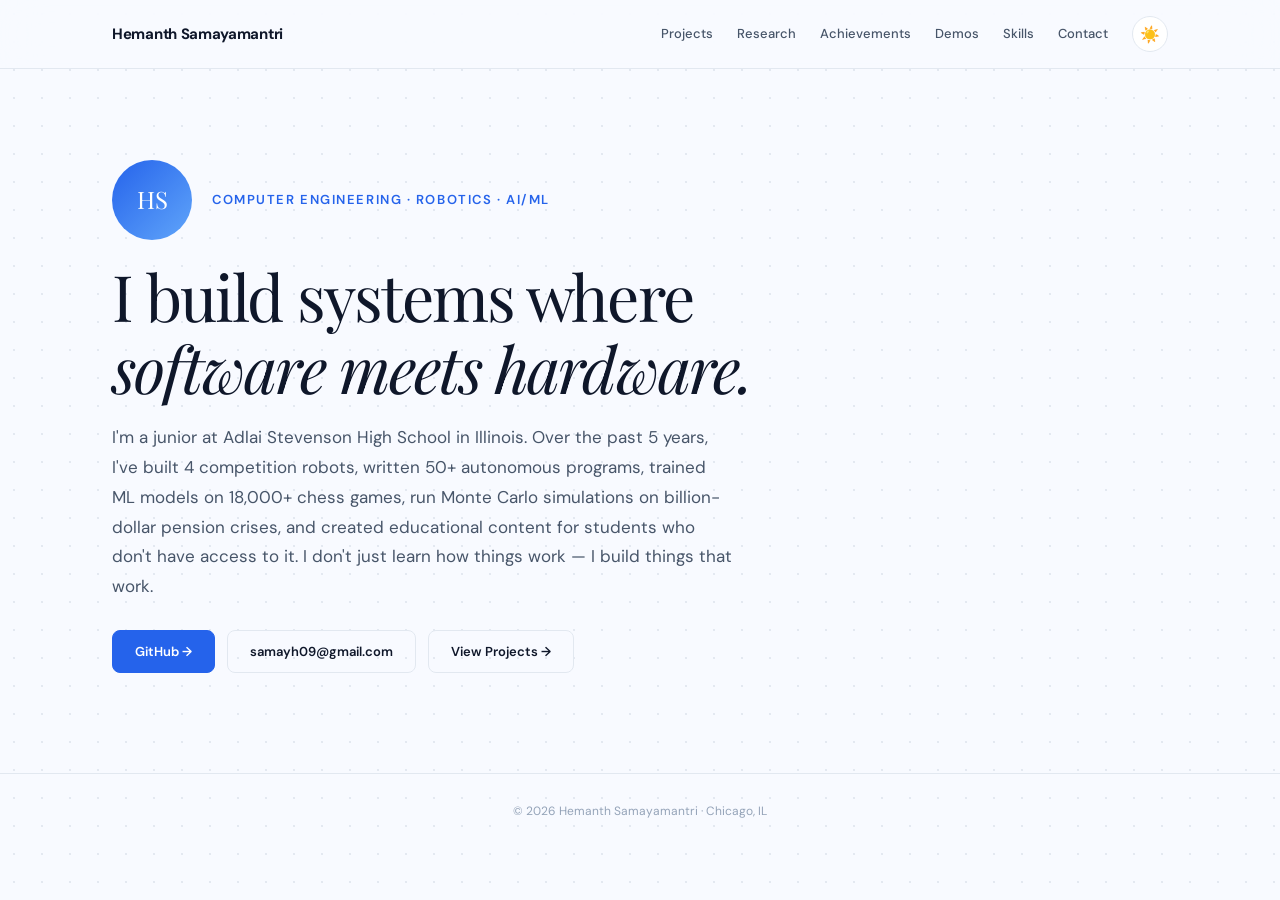
<file: index.html>
<!DOCTYPE html>
<html lang="en" data-theme="light">
<head>
  <meta charset="UTF-8">
  <meta name="viewport" content="width=device-width, initial-scale=1.0">
  <title>Hemanth Samayamantri — Computer Engineer & Maker</title>
  <meta name="description" content="Portfolio of Hemanth Samayamantri — aspiring computer engineer, FTC robotics programming lead, chess champion, and math modeling researcher.">
  <link href="https://fonts.googleapis.com/css2?family=DM+Mono:wght@400;500&family=DM+Sans:ital,wght@0,300;0,400;0,500;0,600;0,700&family=Playfair+Display:ital,wght@0,400;0,500;0,600;1,400&display=swap" rel="stylesheet">
  <link rel="stylesheet" href="style.css">
</head>
<body>

<!-- ========== NAVBAR ========== -->
<nav>
  <div class="nav-inner">
    <a href="index.html" class="nav-name">Hemanth Samayamantri</a>
    <div class="nav-right">
      <div class="nav-links" id="navLinks">
        <a href="projects.html">Projects</a>
        <a href="research.html">Research</a>
        <a href="achievements.html">Achievements</a>
        <a href="demos.html">Demos</a>
        <a href="skills.html">Skills</a>
        <a href="contact.html">Contact</a>
      </div>
      <button class="theme-toggle" id="themeToggle" aria-label="Toggle dark mode">☀️</button>
      <button class="mobile-toggle" id="mobileToggle" aria-label="Menu">☰</button>
    </div>
  </div>
</nav>

<!-- ========== HERO ========== -->
<div class="hero">
  <div class="hero-top">
    <div class="hero-photo">HS</div>
    <p class="hero-eyebrow">Computer Engineering · Robotics · AI/ML</p>
  </div>
  <h1>I build systems where <em>software meets hardware.</em></h1>
  <p class="hero-bio">I'm a junior at Adlai Stevenson High School in Illinois. Over the past 5 years, I've built 4 competition robots, written 50+ autonomous programs, trained ML models on 18,000+ chess games, run Monte Carlo simulations on billion-dollar pension crises, and created educational content for students who don't have access to it. I don't just learn how things work — I build things that work.</p>
  <div class="hero-links">
    <a href="https://github.com/Pawnshurricane5000" class="btn btn-primary" target="_blank" rel="noopener">GitHub →</a>
    <a href="mailto:samayh09@gmail.com" class="btn">samayh09@gmail.com</a>
    <a href="projects.html" class="btn">View Projects →</a>
  </div>
</div>

<footer>
  <p>© 2026 Hemanth Samayamantri · Chicago, IL</p>
</footer>

<script src="script.js"></script>
</body>
</html>
</file>
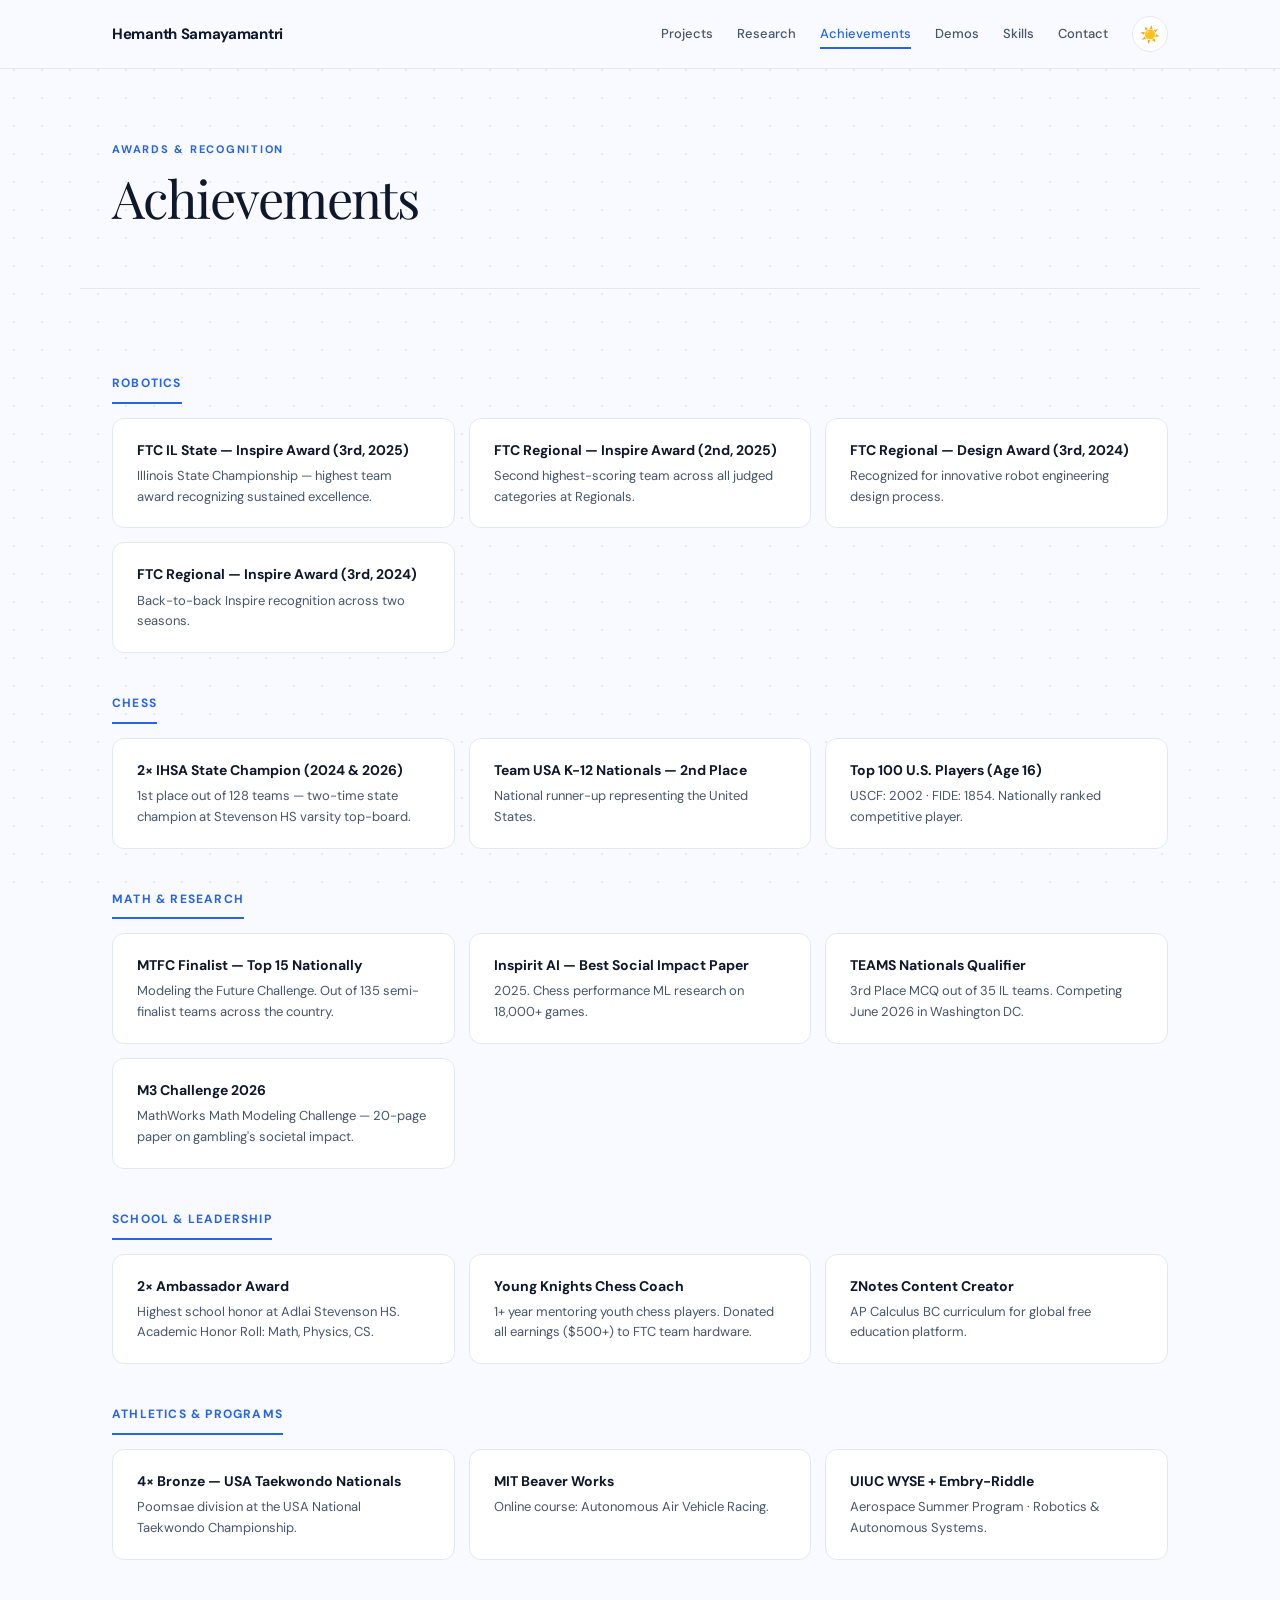
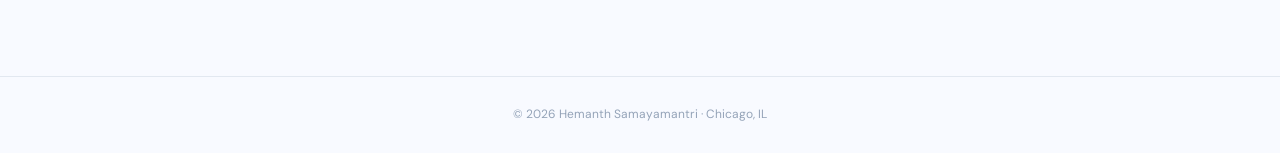
<file: achievements.html>
<!DOCTYPE html>
<html lang="en" data-theme="light">
<head>
  <meta charset="UTF-8">
  <meta name="viewport" content="width=device-width, initial-scale=1.0">
  <title>Achievements — Hemanth Samayamantri</title>
  <link href="https://fonts.googleapis.com/css2?family=DM+Mono:wght@400;500&family=DM+Sans:ital,wght@0,300;0,400;0,500;0,600;0,700&family=Playfair+Display:ital,wght@0,400;0,500;0,600;1,400&display=swap" rel="stylesheet">
  <link rel="stylesheet" href="style.css">
</head>
<body>

<!-- ========== NAVBAR ========== -->
<nav>
  <div class="nav-inner">
    <a href="index.html" class="nav-name">Hemanth Samayamantri</a>
    <div class="nav-right">
      <div class="nav-links" id="navLinks">
        <a href="projects.html">Projects</a>
        <a href="research.html">Research</a>
        <a href="achievements.html" class="active">Achievements</a>
        <a href="demos.html">Demos</a>
        <a href="skills.html">Skills</a>
        <a href="contact.html">Contact</a>
      </div>
      <button class="theme-toggle" id="themeToggle" aria-label="Toggle dark mode">☀️</button>
      <button class="mobile-toggle" id="mobileToggle" aria-label="Menu">☰</button>
    </div>
  </div>
</nav>

<!-- ========== PAGE HEADER ========== -->
<div class="page-header">
  <p class="section-label">Awards & Recognition</p>
  <h1>Achievements</h1>
</div>

<!-- ========== ACHIEVEMENTS ========== -->
<section>
  <!-- Robotics -->
  <div class="ach-category reveal">
    <div class="ach-category-label">Robotics</div>
    <div class="ach-grid">
      <div class="ach-card"><h4>FTC IL State — Inspire Award (3rd, 2025)</h4><p>Illinois State Championship — highest team award recognizing sustained excellence.</p></div>
      <div class="ach-card"><h4>FTC Regional — Inspire Award (2nd, 2025)</h4><p>Second highest-scoring team across all judged categories at Regionals.</p></div>
      <div class="ach-card"><h4>FTC Regional — Design Award (3rd, 2024)</h4><p>Recognized for innovative robot engineering design process.</p></div>
      <div class="ach-card"><h4>FTC Regional — Inspire Award (3rd, 2024)</h4><p>Back-to-back Inspire recognition across two seasons.</p></div>
    </div>
  </div>

  <!-- Chess -->
  <div class="ach-category reveal">
    <div class="ach-category-label">Chess</div>
    <div class="ach-grid">
      <div class="ach-card"><h4>2× IHSA State Champion (2024 & 2026)</h4><p>1st place out of 128 teams — two-time state champion at Stevenson HS varsity top-board.</p></div>
      <div class="ach-card"><h4>Team USA K-12 Nationals — 2nd Place</h4><p>National runner-up representing the United States.</p></div>
      <div class="ach-card"><h4>Top 100 U.S. Players (Age 16)</h4><p>USCF: 2002 · FIDE: 1854. Nationally ranked competitive player.</p></div>
    </div>
  </div>

  <!-- Math & Research -->
  <div class="ach-category reveal">
    <div class="ach-category-label">Math & Research</div>
    <div class="ach-grid">
      <div class="ach-card"><h4>MTFC Finalist — Top 15 Nationally</h4><p>Modeling the Future Challenge. Out of 135 semi-finalist teams across the country.</p></div>
      <div class="ach-card"><h4>Inspirit AI — Best Social Impact Paper</h4><p>2025. Chess performance ML research on 18,000+ games.</p></div>
      <div class="ach-card"><h4>TEAMS Nationals Qualifier</h4><p>3rd Place MCQ out of 35 IL teams. Competing June 2026 in Washington DC.</p></div>
      <div class="ach-card"><h4>M3 Challenge 2026</h4><p>MathWorks Math Modeling Challenge — 20-page paper on gambling's societal impact.</p></div>
    </div>
  </div>

  <!-- School & Leadership -->
  <div class="ach-category reveal">
    <div class="ach-category-label">School & Leadership</div>
    <div class="ach-grid">
      <div class="ach-card"><h4>2× Ambassador Award</h4><p>Highest school honor at Adlai Stevenson HS. Academic Honor Roll: Math, Physics, CS.</p></div>
      <div class="ach-card"><h4>Young Knights Chess Coach</h4><p>1+ year mentoring youth chess players. Donated all earnings ($500+) to FTC team hardware.</p></div>
      <div class="ach-card"><h4>ZNotes Content Creator</h4><p>AP Calculus BC curriculum for global free education platform.</p></div>
    </div>
  </div>

  <!-- Athletics & Programs -->
  <div class="ach-category reveal">
    <div class="ach-category-label">Athletics & Programs</div>
    <div class="ach-grid">
      <div class="ach-card"><h4>4× Bronze — USA Taekwondo Nationals</h4><p>Poomsae division at the USA National Taekwondo Championship.</p></div>
      <div class="ach-card"><h4>MIT Beaver Works</h4><p>Online course: Autonomous Air Vehicle Racing.</p></div>
      <div class="ach-card"><h4>UIUC WYSE + Embry-Riddle</h4><p>Aerospace Summer Program · Robotics & Autonomous Systems.</p></div>
    </div>
  </div>
</section>

<footer>
  <p>© 2026 Hemanth Samayamantri · Chicago, IL</p>
</footer>

<script src="script.js"></script>
</body>
</html>
</file>
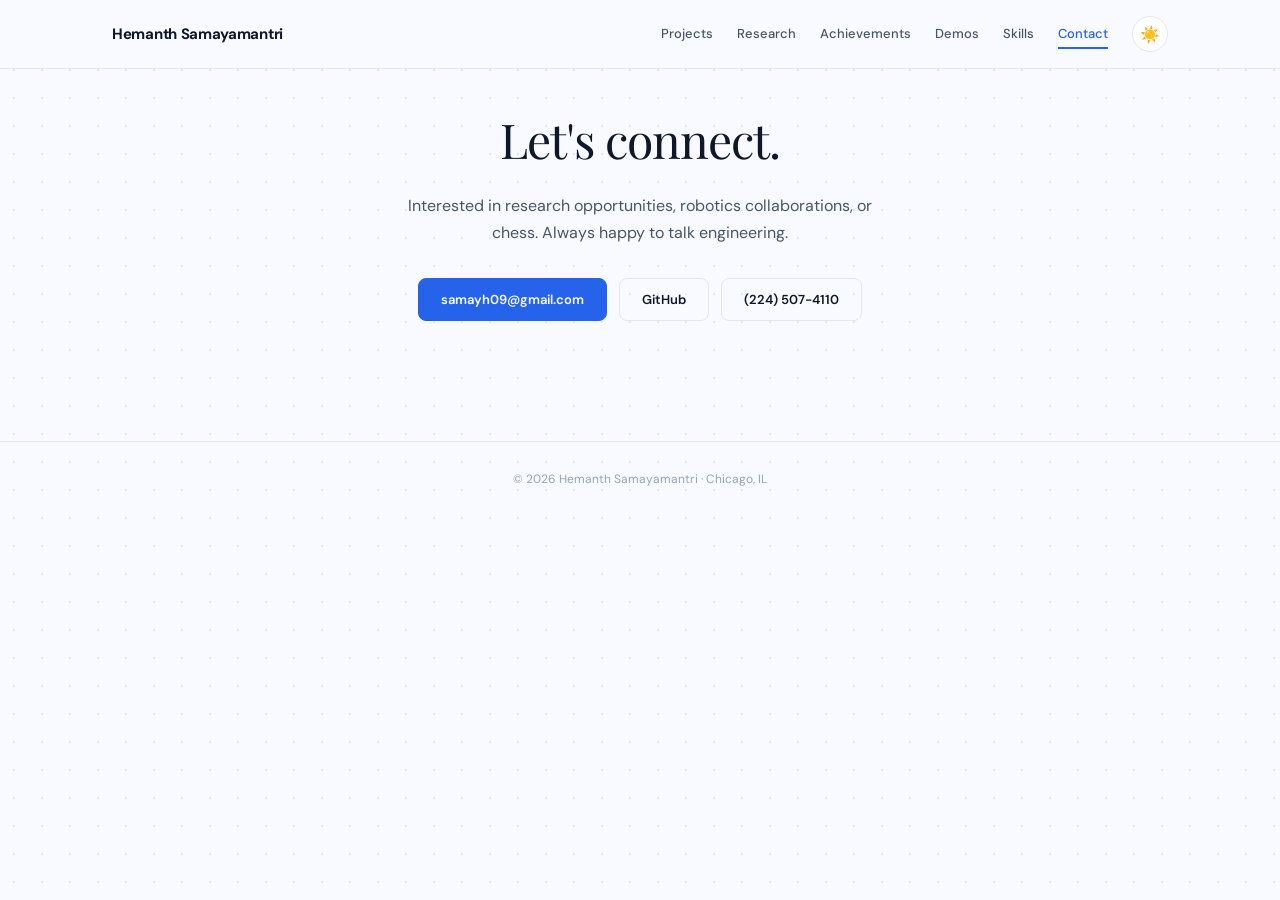
<file: contact.html>
<!DOCTYPE html>
<html lang="en" data-theme="light">
<head>
  <meta charset="UTF-8">
  <meta name="viewport" content="width=device-width, initial-scale=1.0">
  <title>Contact — Hemanth Samayamantri</title>
  <link href="https://fonts.googleapis.com/css2?family=DM+Mono:wght@400;500&family=DM+Sans:ital,wght@0,300;0,400;0,500;0,600;0,700&family=Playfair+Display:ital,wght@0,400;0,500;0,600;1,400&display=swap" rel="stylesheet">
  <link rel="stylesheet" href="style.css">
</head>
<body>

<!-- ========== NAVBAR ========== -->
<nav>
  <div class="nav-inner">
    <a href="index.html" class="nav-name">Hemanth Samayamantri</a>
    <div class="nav-right">
      <div class="nav-links" id="navLinks">
        <a href="projects.html">Projects</a>
        <a href="research.html">Research</a>
        <a href="achievements.html">Achievements</a>
        <a href="demos.html">Demos</a>
        <a href="skills.html">Skills</a>
        <a href="contact.html" class="active">Contact</a>
      </div>
      <button class="theme-toggle" id="themeToggle" aria-label="Toggle dark mode">☀️</button>
      <button class="mobile-toggle" id="mobileToggle" aria-label="Menu">☰</button>
    </div>
  </div>
</nav>

<!-- ========== CONTACT ========== -->
<section class="contact-section">
  <div class="reveal">
    <h2>Let's connect.</h2>
    <p class="contact-sub">Interested in research opportunities, robotics collaborations, or chess. Always happy to talk engineering.</p>
    <div class="contact-btns">
      <a href="mailto:samayh09@gmail.com" class="btn btn-primary">samayh09@gmail.com</a>
      <a href="https://github.com/Pawnshurricane5000" class="btn" target="_blank" rel="noopener">GitHub</a>
      <a href="tel:+12245074110" class="btn">(224) 507-4110</a>
    </div>
  </div>
</section>

<footer>
  <p>© 2026 Hemanth Samayamantri · Chicago, IL</p>
</footer>

<script src="script.js"></script>
</body>
</html>
</file>
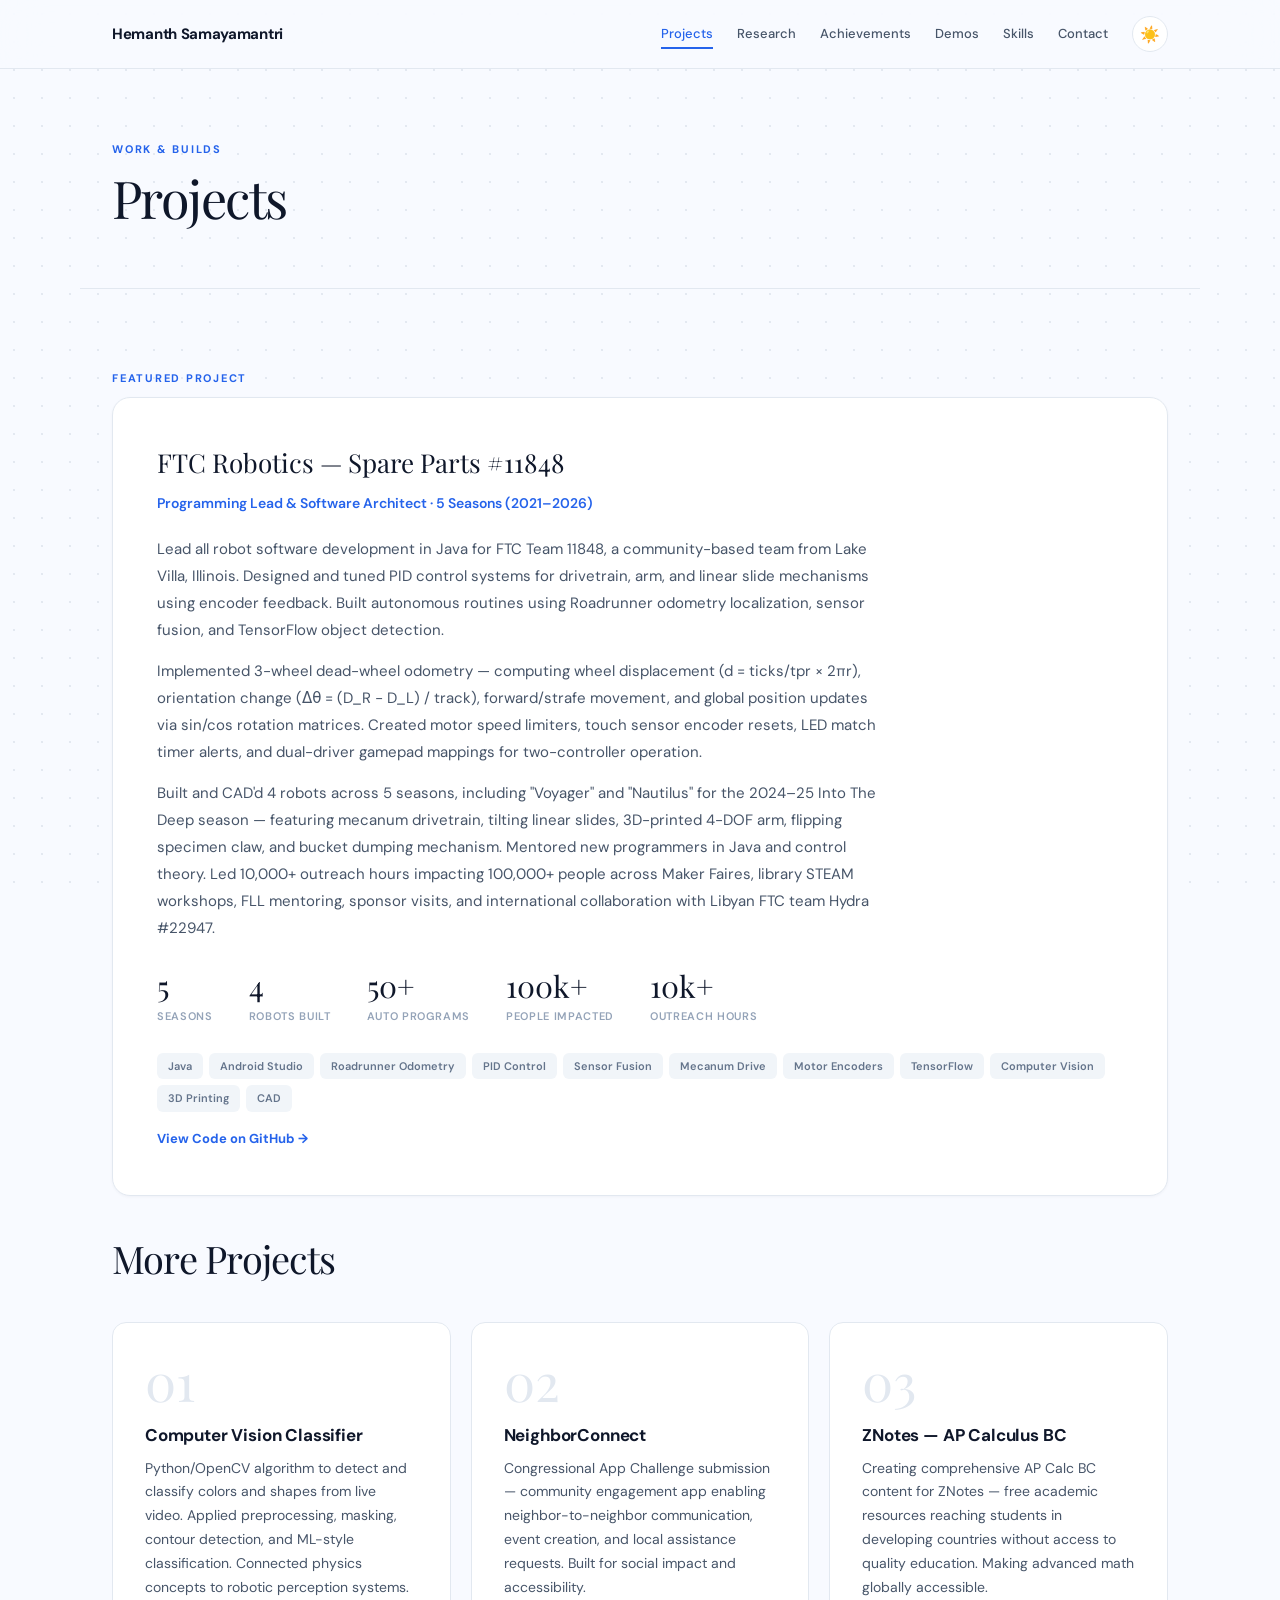
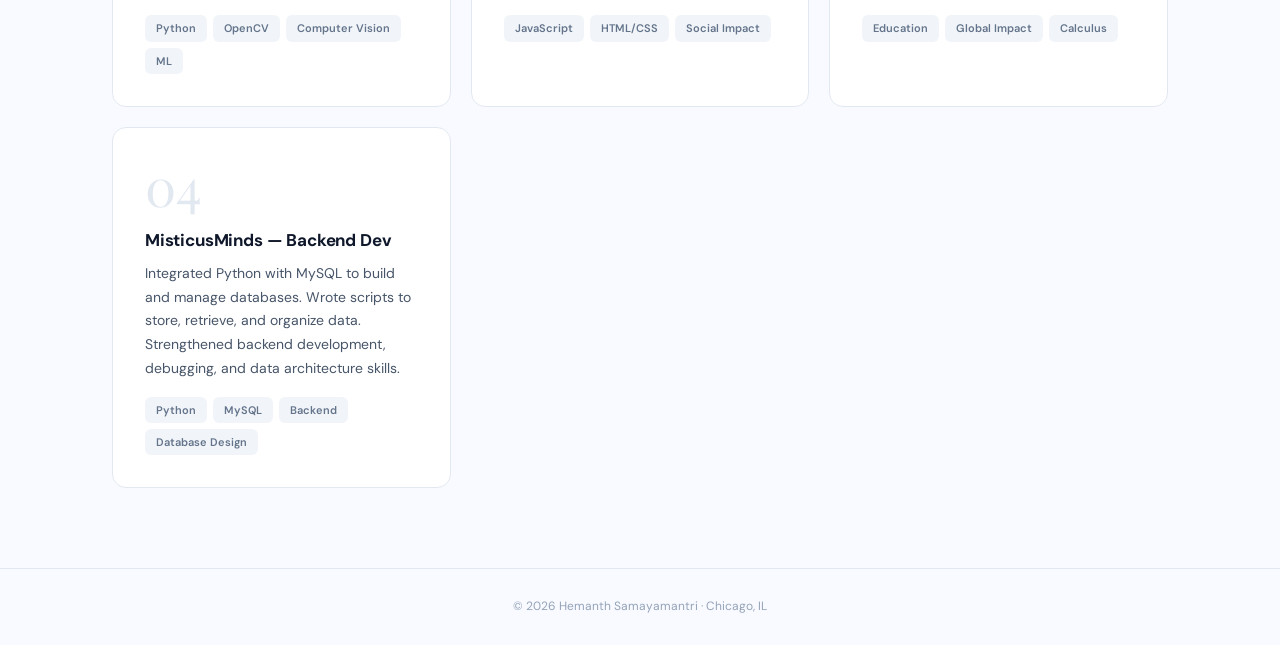
<file: projects.html>
<!DOCTYPE html>
<html lang="en" data-theme="light">
<head>
  <meta charset="UTF-8">
  <meta name="viewport" content="width=device-width, initial-scale=1.0">
  <title>Projects — Hemanth Samayamantri</title>
  <link href="https://fonts.googleapis.com/css2?family=DM+Mono:wght@400;500&family=DM+Sans:ital,wght@0,300;0,400;0,500;0,600;0,700&family=Playfair+Display:ital,wght@0,400;0,500;0,600;1,400&display=swap" rel="stylesheet">
  <link rel="stylesheet" href="style.css">
</head>
<body>

<!-- ========== NAVBAR ========== -->
<nav>
  <div class="nav-inner">
    <a href="index.html" class="nav-name">Hemanth Samayamantri</a>
    <div class="nav-right">
      <div class="nav-links" id="navLinks">
        <a href="projects.html" class="active">Projects</a>
        <a href="research.html">Research</a>
        <a href="achievements.html">Achievements</a>
        <a href="demos.html">Demos</a>
        <a href="skills.html">Skills</a>
        <a href="contact.html">Contact</a>
      </div>
      <button class="theme-toggle" id="themeToggle" aria-label="Toggle dark mode">☀️</button>
      <button class="mobile-toggle" id="mobileToggle" aria-label="Menu">☰</button>
    </div>
  </div>
</nav>

<!-- ========== PAGE HEADER ========== -->
<div class="page-header">
  <p class="section-label">Work & Builds</p>
  <h1>Projects</h1>
</div>

<!-- ========== PROJECTS ========== -->
<section>
  <p class="section-label reveal">Featured Project</p>

  <div class="featured-card reveal">
    <h3>FTC Robotics — Spare Parts #11848</h3>
    <p class="role">Programming Lead & Software Architect · 5 Seasons (2021–2026)</p>
    <p>Lead all robot software development in Java for FTC Team 11848, a community-based team from Lake Villa, Illinois. Designed and tuned PID control systems for drivetrain, arm, and linear slide mechanisms using encoder feedback. Built autonomous routines using Roadrunner odometry localization, sensor fusion, and TensorFlow object detection.</p>
    <p>Implemented 3-wheel dead-wheel odometry — computing wheel displacement (d = ticks/tpr × 2πr), orientation change (Δθ = (D_R − D_L) / track), forward/strafe movement, and global position updates via sin/cos rotation matrices. Created motor speed limiters, touch sensor encoder resets, LED match timer alerts, and dual-driver gamepad mappings for two-controller operation.</p>
    <p>Built and CAD'd 4 robots across 5 seasons, including "Voyager" and "Nautilus" for the 2024–25 Into The Deep season — featuring mecanum drivetrain, tilting linear slides, 3D-printed 4-DOF arm, flipping specimen claw, and bucket dumping mechanism. Mentored new programmers in Java and control theory. Led 10,000+ outreach hours impacting 100,000+ people across Maker Faires, library STEAM workshops, FLL mentoring, sponsor visits, and international collaboration with Libyan FTC team Hydra #22947.</p>
    <div class="stats-row">
      <div class="stat"><div class="stat-num">5</div><div class="stat-label">Seasons</div></div>
      <div class="stat"><div class="stat-num">4</div><div class="stat-label">Robots Built</div></div>
      <div class="stat"><div class="stat-num">50+</div><div class="stat-label">Auto Programs</div></div>
      <div class="stat"><div class="stat-num">100k+</div><div class="stat-label">People Impacted</div></div>
      <div class="stat"><div class="stat-num">10k+</div><div class="stat-label">Outreach Hours</div></div>
    </div>
    <div class="tags">
      <span class="tag">Java</span><span class="tag">Android Studio</span><span class="tag">Roadrunner Odometry</span><span class="tag">PID Control</span><span class="tag">Sensor Fusion</span><span class="tag">Mecanum Drive</span><span class="tag">Motor Encoders</span><span class="tag">TensorFlow</span><span class="tag">Computer Vision</span><span class="tag">3D Printing</span><span class="tag">CAD</span>
    </div>
    <a href="https://github.com/Pawnshurricane5000" class="card-link" target="_blank" rel="noopener">View Code on GitHub →</a>
  </div>

  <p class="section-title reveal">More Projects</p>
  <div class="projects-grid">
    <div class="project-card reveal">
      <div class="card-num">01</div>
      <h3>Computer Vision Classifier</h3>
      <p class="card-desc">Python/OpenCV algorithm to detect and classify colors and shapes from live video. Applied preprocessing, masking, contour detection, and ML-style classification. Connected physics concepts to robotic perception systems.</p>
      <div class="tags"><span class="tag">Python</span><span class="tag">OpenCV</span><span class="tag">Computer Vision</span><span class="tag">ML</span></div>
    </div>
    <div class="project-card reveal">
      <div class="card-num">02</div>
      <h3>NeighborConnect</h3>
      <p class="card-desc">Congressional App Challenge submission — community engagement app enabling neighbor-to-neighbor communication, event creation, and local assistance requests. Built for social impact and accessibility.</p>
      <div class="tags"><span class="tag">JavaScript</span><span class="tag">HTML/CSS</span><span class="tag">Social Impact</span></div>
    </div>
    <div class="project-card reveal">
      <div class="card-num">03</div>
      <h3>ZNotes — AP Calculus BC</h3>
      <p class="card-desc">Creating comprehensive AP Calc BC content for ZNotes — free academic resources reaching students in developing countries without access to quality education. Making advanced math globally accessible.</p>
      <div class="tags"><span class="tag">Education</span><span class="tag">Global Impact</span><span class="tag">Calculus</span></div>
    </div>
    <div class="project-card reveal">
      <div class="card-num">04</div>
      <h3>MisticusMinds — Backend Dev</h3>
      <p class="card-desc">Integrated Python with MySQL to build and manage databases. Wrote scripts to store, retrieve, and organize data. Strengthened backend development, debugging, and data architecture skills.</p>
      <div class="tags"><span class="tag">Python</span><span class="tag">MySQL</span><span class="tag">Backend</span><span class="tag">Database Design</span></div>
    </div>
  </div>
</section>

<footer>
  <p>© 2026 Hemanth Samayamantri · Chicago, IL</p>
</footer>

<script src="script.js"></script>
</body>
</html>
</file>
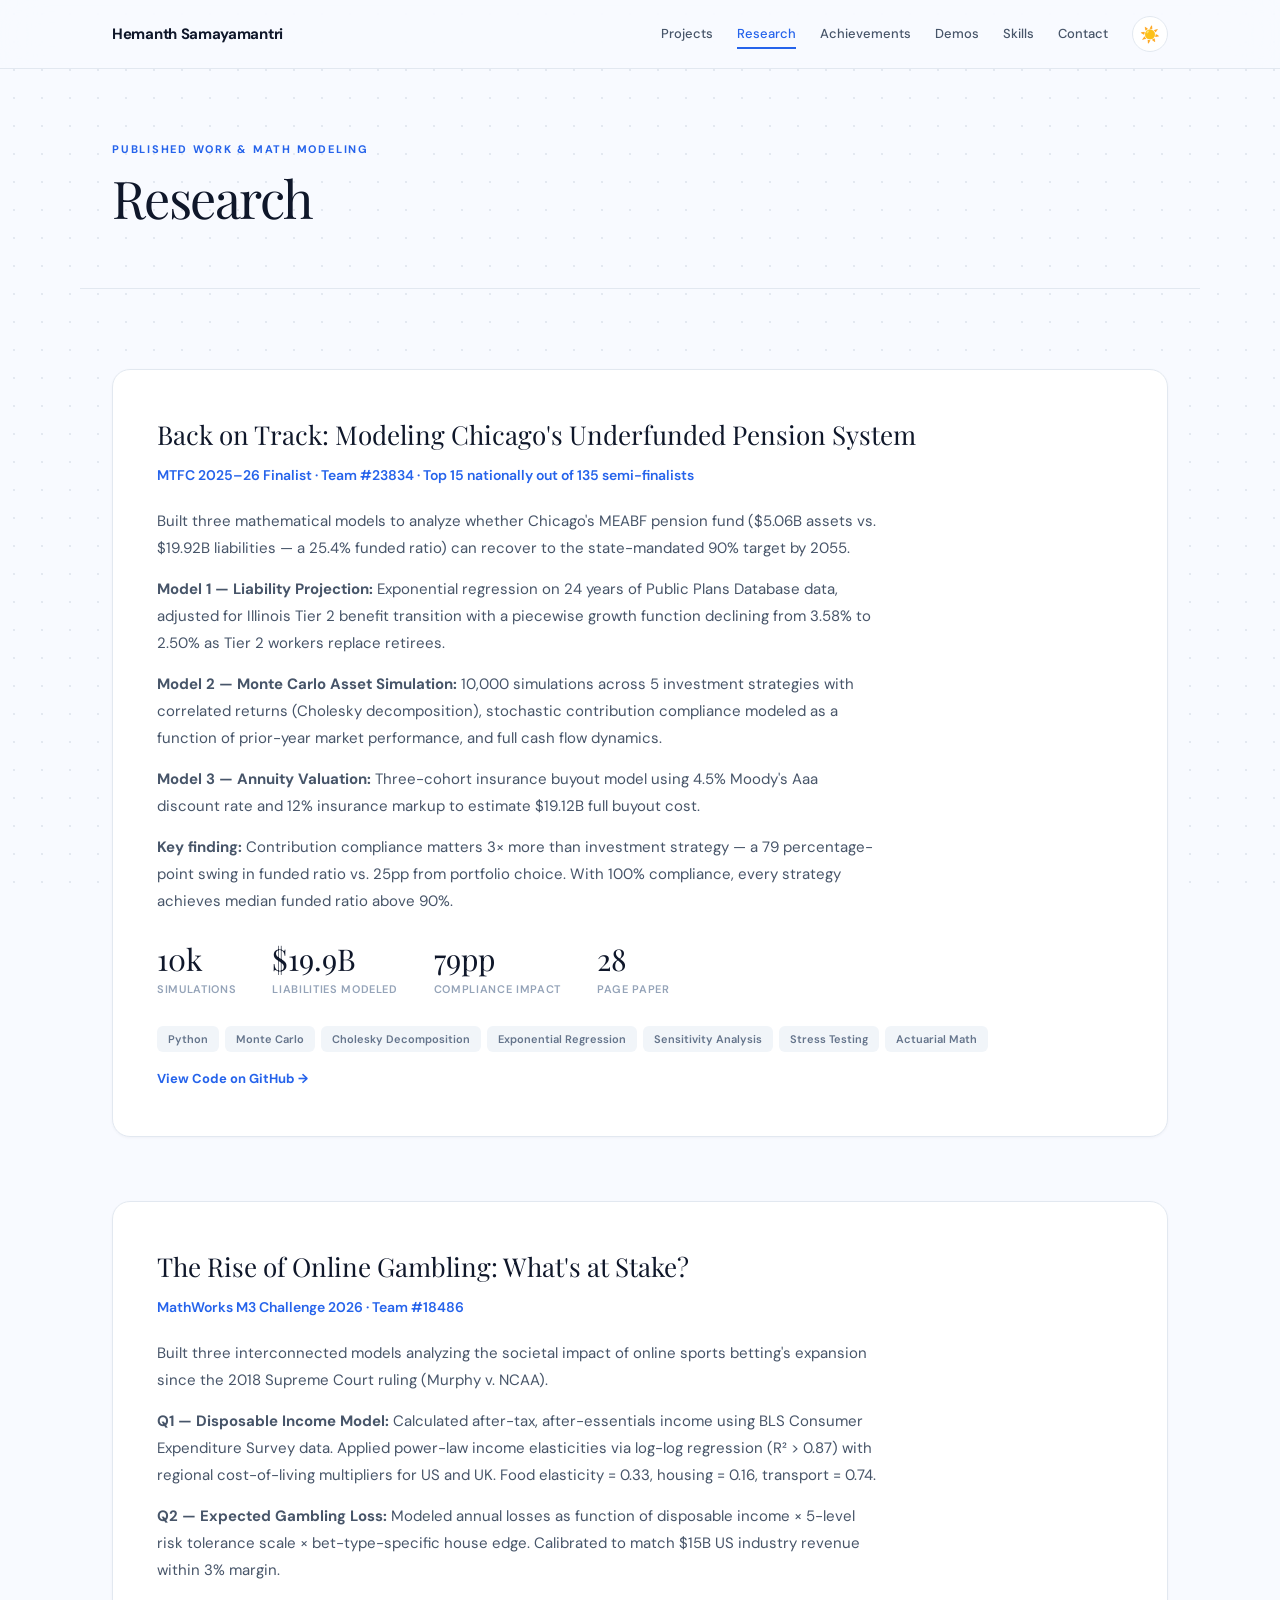
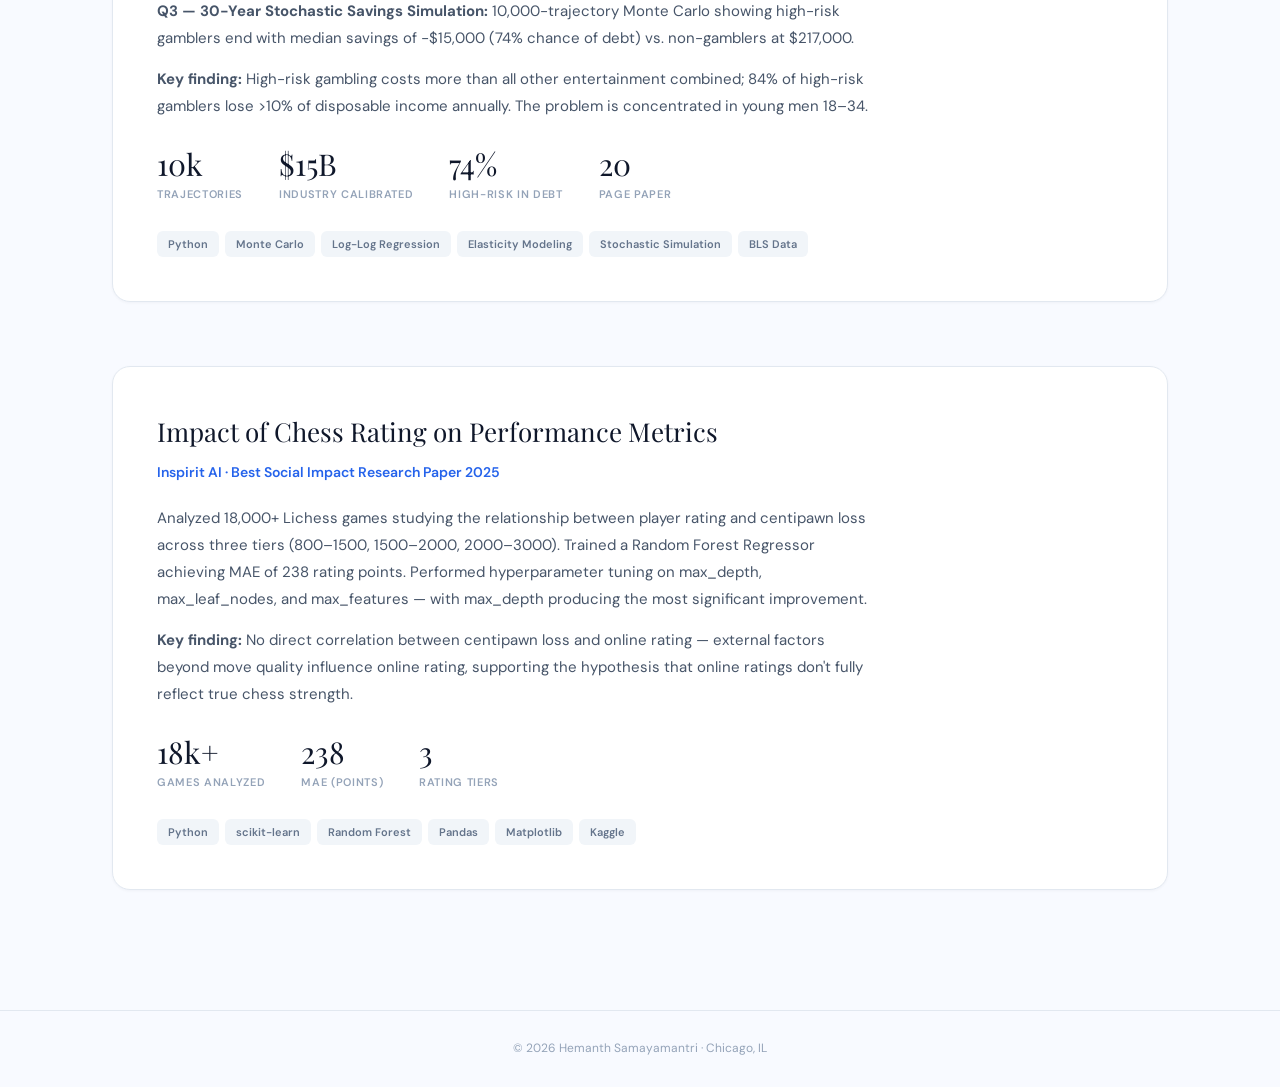
<file: research.html>
<!DOCTYPE html>
<html lang="en" data-theme="light">
<head>
  <meta charset="UTF-8">
  <meta name="viewport" content="width=device-width, initial-scale=1.0">
  <title>Research — Hemanth Samayamantri</title>
  <link href="https://fonts.googleapis.com/css2?family=DM+Mono:wght@400;500&family=DM+Sans:ital,wght@0,300;0,400;0,500;0,600;0,700&family=Playfair+Display:ital,wght@0,400;0,500;0,600;1,400&display=swap" rel="stylesheet">
  <link rel="stylesheet" href="style.css">
</head>
<body>

<!-- ========== NAVBAR ========== -->
<nav>
  <div class="nav-inner">
    <a href="index.html" class="nav-name">Hemanth Samayamantri</a>
    <div class="nav-right">
      <div class="nav-links" id="navLinks">
        <a href="projects.html">Projects</a>
        <a href="research.html" class="active">Research</a>
        <a href="achievements.html">Achievements</a>
        <a href="demos.html">Demos</a>
        <a href="skills.html">Skills</a>
        <a href="contact.html">Contact</a>
      </div>
      <button class="theme-toggle" id="themeToggle" aria-label="Toggle dark mode">☀️</button>
      <button class="mobile-toggle" id="mobileToggle" aria-label="Menu">☰</button>
    </div>
  </div>
</nav>

<!-- ========== PAGE HEADER ========== -->
<div class="page-header">
  <p class="section-label">Published Work & Math Modeling</p>
  <h1>Research</h1>
</div>

<!-- ========== RESEARCH ========== -->
<section>
  <div class="research-grid">
    <div class="featured-card reveal">
      <h3>Back on Track: Modeling Chicago's Underfunded Pension System</h3>
      <p class="role">MTFC 2025–26 Finalist · Team #23834 · Top 15 nationally out of 135 semi-finalists</p>
      <p>Built three mathematical models to analyze whether Chicago's MEABF pension fund ($5.06B assets vs. $19.92B liabilities — a 25.4% funded ratio) can recover to the state-mandated 90% target by 2055.</p>
      <p><strong>Model 1 — Liability Projection:</strong> Exponential regression on 24 years of Public Plans Database data, adjusted for Illinois Tier 2 benefit transition with a piecewise growth function declining from 3.58% to 2.50% as Tier 2 workers replace retirees.</p>
      <p><strong>Model 2 — Monte Carlo Asset Simulation:</strong> 10,000 simulations across 5 investment strategies with correlated returns (Cholesky decomposition), stochastic contribution compliance modeled as a function of prior-year market performance, and full cash flow dynamics.</p>
      <p><strong>Model 3 — Annuity Valuation:</strong> Three-cohort insurance buyout model using 4.5% Moody's Aaa discount rate and 12% insurance markup to estimate $19.12B full buyout cost.</p>
      <p><strong>Key finding:</strong> Contribution compliance matters 3× more than investment strategy — a 79 percentage-point swing in funded ratio vs. 25pp from portfolio choice. With 100% compliance, every strategy achieves median funded ratio above 90%.</p>
      <div class="stats-row">
        <div class="stat"><div class="stat-num">10k</div><div class="stat-label">Simulations</div></div>
        <div class="stat"><div class="stat-num">$19.9B</div><div class="stat-label">Liabilities Modeled</div></div>
        <div class="stat"><div class="stat-num">79pp</div><div class="stat-label">Compliance Impact</div></div>
        <div class="stat"><div class="stat-num">28</div><div class="stat-label">Page Paper</div></div>
      </div>
      <div class="tags"><span class="tag">Python</span><span class="tag">Monte Carlo</span><span class="tag">Cholesky Decomposition</span><span class="tag">Exponential Regression</span><span class="tag">Sensitivity Analysis</span><span class="tag">Stress Testing</span><span class="tag">Actuarial Math</span></div>
      <a href="https://github.com/Pawnshurricane5000/Chicago-PensionCrisis" class="card-link" target="_blank" rel="noopener">View Code on GitHub →</a>
    </div>

    <div class="featured-card reveal">
      <h3>The Rise of Online Gambling: What's at Stake?</h3>
      <p class="role">MathWorks M3 Challenge 2026 · Team #18486</p>
      <p>Built three interconnected models analyzing the societal impact of online sports betting's expansion since the 2018 Supreme Court ruling (Murphy v. NCAA).</p>
      <p><strong>Q1 — Disposable Income Model:</strong> Calculated after-tax, after-essentials income using BLS Consumer Expenditure Survey data. Applied power-law income elasticities via log-log regression (R² > 0.87) with regional cost-of-living multipliers for US and UK. Food elasticity = 0.33, housing = 0.16, transport = 0.74.</p>
      <p><strong>Q2 — Expected Gambling Loss:</strong> Modeled annual losses as function of disposable income × 5-level risk tolerance scale × bet-type-specific house edge. Calibrated to match $15B US industry revenue within 3% margin.</p>
      <p><strong>Q3 — 30-Year Stochastic Savings Simulation:</strong> 10,000-trajectory Monte Carlo showing high-risk gamblers end with median savings of −$15,000 (74% chance of debt) vs. non-gamblers at $217,000.</p>
      <p><strong>Key finding:</strong> High-risk gambling costs more than all other entertainment combined; 84% of high-risk gamblers lose &gt;10% of disposable income annually. The problem is concentrated in young men 18–34.</p>
      <div class="stats-row">
        <div class="stat"><div class="stat-num">10k</div><div class="stat-label">Trajectories</div></div>
        <div class="stat"><div class="stat-num">$15B</div><div class="stat-label">Industry Calibrated</div></div>
        <div class="stat"><div class="stat-num">74%</div><div class="stat-label">High-Risk in Debt</div></div>
        <div class="stat"><div class="stat-num">20</div><div class="stat-label">Page Paper</div></div>
      </div>
      <div class="tags"><span class="tag">Python</span><span class="tag">Monte Carlo</span><span class="tag">Log-Log Regression</span><span class="tag">Elasticity Modeling</span><span class="tag">Stochastic Simulation</span><span class="tag">BLS Data</span></div>
    </div>

    <div class="featured-card reveal">
      <h3>Impact of Chess Rating on Performance Metrics</h3>
      <p class="role">Inspirit AI · Best Social Impact Research Paper 2025</p>
      <p>Analyzed 18,000+ Lichess games studying the relationship between player rating and centipawn loss across three tiers (800–1500, 1500–2000, 2000–3000). Trained a Random Forest Regressor achieving MAE of 238 rating points. Performed hyperparameter tuning on max_depth, max_leaf_nodes, and max_features — with max_depth producing the most significant improvement.</p>
      <p><strong>Key finding:</strong> No direct correlation between centipawn loss and online rating — external factors beyond move quality influence online rating, supporting the hypothesis that online ratings don't fully reflect true chess strength.</p>
      <div class="stats-row">
        <div class="stat"><div class="stat-num">18k+</div><div class="stat-label">Games Analyzed</div></div>
        <div class="stat"><div class="stat-num">238</div><div class="stat-label">MAE (Points)</div></div>
        <div class="stat"><div class="stat-num">3</div><div class="stat-label">Rating Tiers</div></div>
      </div>
      <div class="tags"><span class="tag">Python</span><span class="tag">scikit-learn</span><span class="tag">Random Forest</span><span class="tag">Pandas</span><span class="tag">Matplotlib</span><span class="tag">Kaggle</span></div>
    </div>
  </div>
</section>

<footer>
  <p>© 2026 Hemanth Samayamantri · Chicago, IL</p>
</footer>

<script src="script.js"></script>
</body>
</html>
</file>
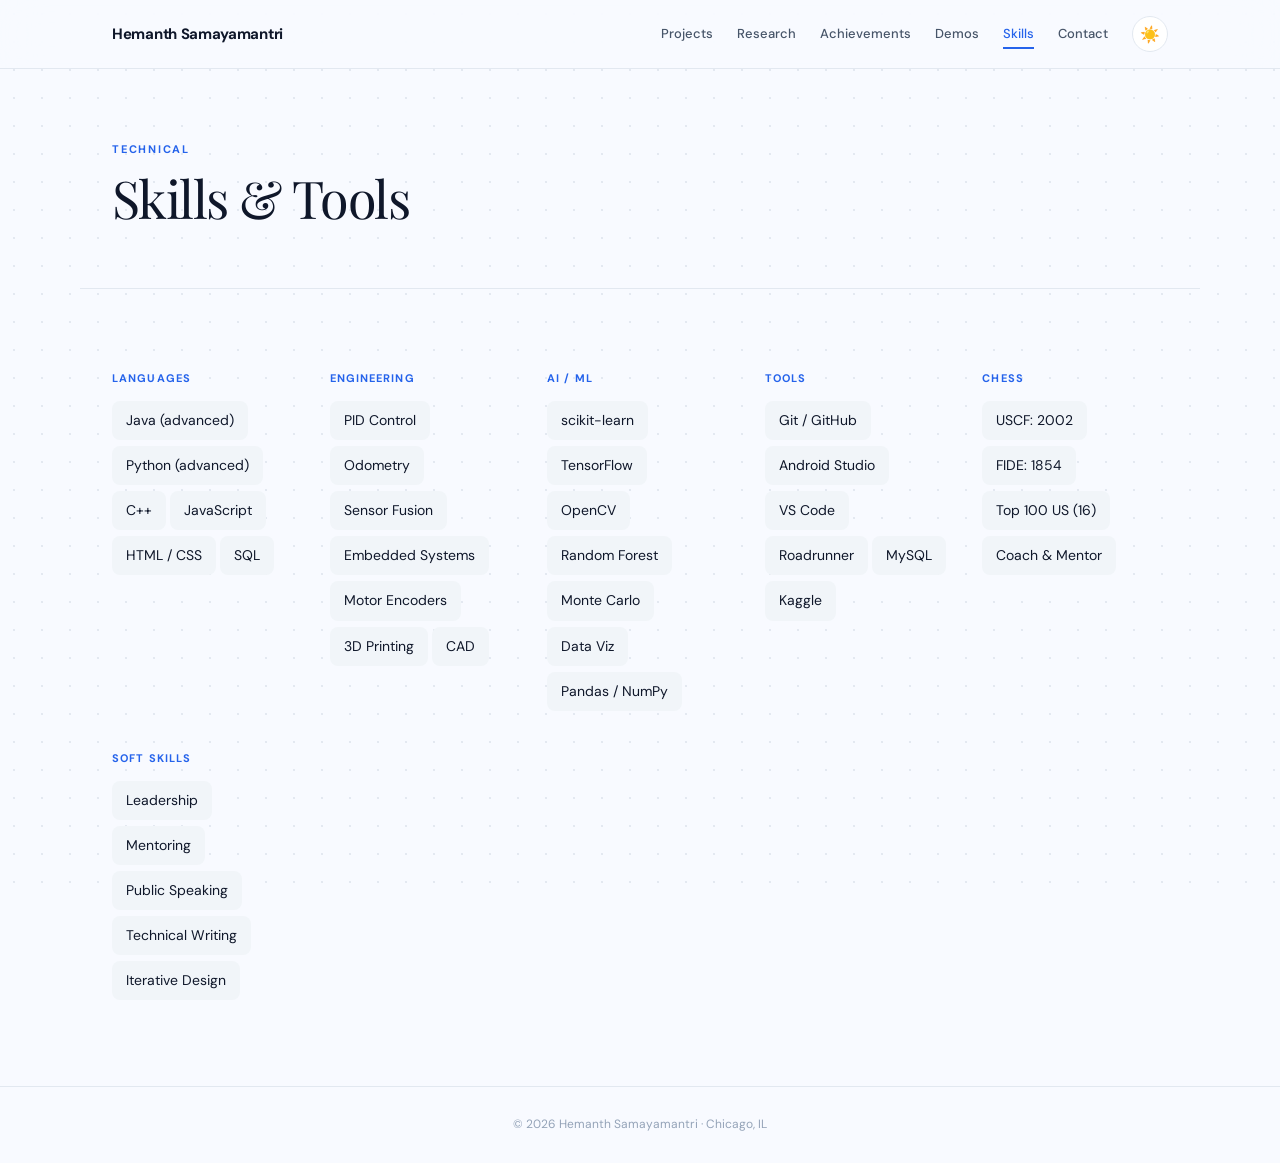
<file: skills.html>
<!DOCTYPE html>
<html lang="en" data-theme="light">
<head>
  <meta charset="UTF-8">
  <meta name="viewport" content="width=device-width, initial-scale=1.0">
  <title>Skills — Hemanth Samayamantri</title>
  <link href="https://fonts.googleapis.com/css2?family=DM+Mono:wght@400;500&family=DM+Sans:ital,wght@0,300;0,400;0,500;0,600;0,700&family=Playfair+Display:ital,wght@0,400;0,500;0,600;1,400&display=swap" rel="stylesheet">
  <link rel="stylesheet" href="style.css">
</head>
<body>

<!-- ========== NAVBAR ========== -->
<nav>
  <div class="nav-inner">
    <a href="index.html" class="nav-name">Hemanth Samayamantri</a>
    <div class="nav-right">
      <div class="nav-links" id="navLinks">
        <a href="projects.html">Projects</a>
        <a href="research.html">Research</a>
        <a href="achievements.html">Achievements</a>
        <a href="demos.html">Demos</a>
        <a href="skills.html" class="active">Skills</a>
        <a href="contact.html">Contact</a>
      </div>
      <button class="theme-toggle" id="themeToggle" aria-label="Toggle dark mode">☀️</button>
      <button class="mobile-toggle" id="mobileToggle" aria-label="Menu">☰</button>
    </div>
  </div>
</nav>

<!-- ========== PAGE HEADER ========== -->
<div class="page-header">
  <p class="section-label">Technical</p>
  <h1>Skills & Tools</h1>
</div>

<!-- ========== SKILLS ========== -->
<section>
  <div class="skills-grid reveal">
    <div class="skill-group"><h4>Languages</h4><ul><li>Java (advanced)</li><li>Python (advanced)</li><li>C++</li><li>JavaScript</li><li>HTML / CSS</li><li>SQL</li></ul></div>
    <div class="skill-group"><h4>Engineering</h4><ul><li>PID Control</li><li>Odometry</li><li>Sensor Fusion</li><li>Embedded Systems</li><li>Motor Encoders</li><li>3D Printing</li><li>CAD</li></ul></div>
    <div class="skill-group"><h4>AI / ML</h4><ul><li>scikit-learn</li><li>TensorFlow</li><li>OpenCV</li><li>Random Forest</li><li>Monte Carlo</li><li>Data Viz</li><li>Pandas / NumPy</li></ul></div>
    <div class="skill-group"><h4>Tools</h4><ul><li>Git / GitHub</li><li>Android Studio</li><li>VS Code</li><li>Roadrunner</li><li>MySQL</li><li>Kaggle</li></ul></div>
    <div class="skill-group"><h4>Chess</h4><ul><li>USCF: 2002</li><li>FIDE: 1854</li><li>Top 100 US (16)</li><li>Coach & Mentor</li></ul></div>
    <div class="skill-group"><h4>Soft Skills</h4><ul><li>Leadership</li><li>Mentoring</li><li>Public Speaking</li><li>Technical Writing</li><li>Iterative Design</li></ul></div>
  </div>
</section>

<footer>
  <p>© 2026 Hemanth Samayamantri · Chicago, IL</p>
</footer>

<script src="script.js"></script>
</body>
</html>
</file>
<file: style.css>
/* ============================================
   HEMANTH SAMAYAMANTRI — PORTFOLIO
   Palette: Blue & White · Fonts: Playfair Display + DM Sans
   ============================================ */

/* --- CSS VARIABLES --- */
:root {
  --bg: #f8faff;
  --bg-alt: #eef2ff;
  --card: #ffffff;
  --text: #0f172a;
  --text-secondary: #475569;
  --muted: #94a3b8;
  --accent: #2563eb;
  --accent-hover: #1d4ed8;
  --border: #e2e8f0;
  --border-hover: #cbd5e1;
  --tag-bg: #f1f5f9;
  --tag-text: #64748b;
  --shadow-sm: 0 1px 3px rgba(15,23,42,0.04);
  --shadow-md: 0 4px 20px rgba(15,23,42,0.08);
  --shadow-lg: 0 12px 40px rgba(15,23,42,0.12);
  --serif: 'Playfair Display', Georgia, serif;
  --sans: 'DM Sans', system-ui, sans-serif;
  --radius: 14px;
  --radius-sm: 8px;
  --max-w: 1120px;
  --dot-color: rgba(148,163,184,0.2);
}

/* --- DARK MODE --- */
[data-theme="dark"] {
  --bg: #060b18;
  --bg-alt: #0d1526;
  --card: #0d1526;
  --text: #f1f5f9;
  --text-secondary: #cbd5e1;
  --muted: #64748b;
  --accent: #60a5fa;
  --accent-hover: #93c5fd;
  --border: #1e293b;
  --border-hover: #334155;
  --tag-bg: #1e293b;
  --tag-text: #94a3b8;
  --shadow-sm: 0 1px 3px rgba(0,0,0,0.2);
  --shadow-md: 0 4px 20px rgba(0,0,0,0.35);
  --shadow-lg: 0 12px 40px rgba(0,0,0,0.5);
  --dot-color: rgba(100,116,139,0.15);
}

/* --- RESET --- */
*, *::before, *::after { margin: 0; padding: 0; box-sizing: border-box; }
html { scroll-behavior: smooth; font-size: 16px; scroll-padding-top: 80px; }
body {
  font-family: var(--sans);
  background: var(--bg);
  color: var(--text);
  line-height: 1.65;
  -webkit-font-smoothing: antialiased;
  -moz-osx-font-smoothing: grayscale;
  transition: background 0.4s, color 0.4s;
}

/* Dot pattern background */
body::before {
  content: '';
  position: fixed;
  inset: 0;
  z-index: -1;
  background-image: radial-gradient(var(--dot-color) 1px, transparent 1px);
  background-size: 28px 28px;
  pointer-events: none;
}

::selection { background: var(--accent); color: #fff; }
a { color: inherit; text-decoration: none; transition: all 0.25s; }
img { max-width: 100%; display: block; }
ul { list-style: none; }

/* --- SCROLL ANIMATIONS --- */
.reveal {
  opacity: 0;
  transform: translateY(28px);
  transition: opacity 0.7s cubic-bezier(0.16, 1, 0.3, 1), transform 0.7s cubic-bezier(0.16, 1, 0.3, 1);
}
.reveal.visible {
  opacity: 1;
  transform: translateY(0);
}

/* --- NAVBAR --- */
nav {
  position: fixed;
  top: 0;
  width: 100%;
  z-index: 1000;
  backdrop-filter: blur(20px);
  -webkit-backdrop-filter: blur(20px);
  background: rgba(248,250,255,0.88);
  border-bottom: 1px solid var(--border);
  transition: background 0.4s, border-color 0.4s;
}
[data-theme="dark"] nav {
  background: rgba(6,11,24,0.90);
}
.nav-inner {
  max-width: var(--max-w);
  margin: 0 auto;
  padding: 16px 32px;
  display: flex;
  justify-content: space-between;
  align-items: center;
}
.nav-name {
  font-weight: 700;
  font-size: 15px;
  letter-spacing: -0.02em;
}
.nav-right {
  display: flex;
  align-items: center;
  gap: 24px;
}
.nav-links {
  display: flex;
  gap: 24px;
}
.nav-links a {
  font-size: 13px;
  font-weight: 500;
  color: var(--text-secondary);
  position: relative;
}
.nav-links a::after {
  content: '';
  position: absolute;
  bottom: -4px;
  left: 0;
  width: 0;
  height: 2px;
  background: var(--accent);
  transition: width 0.3s;
}
.nav-links a:hover { color: var(--text); }
.nav-links a:hover::after { width: 100%; }
.nav-links a.active { color: var(--accent); }
.nav-links a.active::after { width: 100%; }

/* Theme toggle */
.theme-toggle {
  width: 36px;
  height: 36px;
  border-radius: 50%;
  border: 1px solid var(--border);
  background: var(--card);
  cursor: pointer;
  display: flex;
  align-items: center;
  justify-content: center;
  font-size: 16px;
  transition: all 0.3s;
}
.theme-toggle:hover {
  border-color: var(--accent);
  transform: rotate(20deg);
}

/* --- HERO --- */
.hero {
  max-width: var(--max-w);
  margin: 0 auto;
  padding: 160px 32px 100px;
  display: grid;
  gap: 20px;
}
.hero-top {
  display: flex;
  align-items: center;
  gap: 20px;
}
.hero-photo {
  width: 80px;
  height: 80px;
  border-radius: 50%;
  background: linear-gradient(135deg, var(--accent), #60a5fa);
  display: flex;
  align-items: center;
  justify-content: center;
  font-size: 24px;
  font-family: var(--serif);
  color: #fff;
  flex-shrink: 0;
}
.hero-eyebrow {
  font-size: 13px;
  font-weight: 600;
  text-transform: uppercase;
  letter-spacing: 0.12em;
  color: var(--accent);
}
.hero h1 {
  font-family: var(--serif);
  font-size: clamp(38px, 5.5vw, 64px);
  font-weight: 400;
  line-height: 1.12;
  letter-spacing: -0.03em;
  max-width: 780px;
}
.hero h1 em { font-style: italic; }
.hero-bio {
  font-size: 17px;
  color: var(--text-secondary);
  max-width: 620px;
  line-height: 1.75;
}
.hero-links {
  display: flex;
  gap: 12px;
  margin-top: 8px;
  flex-wrap: wrap;
}
.btn {
  display: inline-flex;
  align-items: center;
  gap: 6px;
  padding: 10px 22px;
  border: 1px solid var(--border);
  border-radius: var(--radius-sm);
  font-size: 13px;
  font-weight: 600;
  font-family: var(--sans);
  cursor: pointer;
  transition: all 0.25s;
  background: transparent;
  color: var(--text);
}
.btn:hover {
  border-color: var(--accent);
  color: var(--accent);
  transform: translateY(-1px);
  box-shadow: var(--shadow-sm);
}
.btn-primary {
  background: var(--accent);
  color: #fff;
  border-color: var(--accent);
}
.btn-primary:hover {
  background: var(--accent-hover);
  border-color: var(--accent-hover);
  color: #fff;
}

/* Hero fade-in */
.hero > * {
  animation: heroFade 0.8s cubic-bezier(0.16, 1, 0.3, 1) both;
}
.hero > *:nth-child(1) { animation-delay: 0s; }
.hero > *:nth-child(2) { animation-delay: 0.08s; }
.hero > *:nth-child(3) { animation-delay: 0.16s; }
.hero > *:nth-child(4) { animation-delay: 0.24s; }
.hero > *:nth-child(5) { animation-delay: 0.32s; }
@keyframes heroFade {
  from { opacity: 0; transform: translateY(24px); }
  to { opacity: 1; transform: translateY(0); }
}

/* --- PAGE HEADER (subpages) --- */
.page-header {
  max-width: var(--max-w);
  margin: 0 auto;
  padding: 140px 32px 60px;
  border-bottom: 1px solid var(--border);
  animation: heroFade 0.7s cubic-bezier(0.16, 1, 0.3, 1) both;
}
.page-header .section-label {
  margin-bottom: 10px;
}
.page-header h1 {
  font-family: var(--serif);
  font-size: clamp(32px, 4.5vw, 52px);
  font-weight: 400;
  letter-spacing: -0.03em;
  line-height: 1.15;
}

/* --- SECTIONS --- */
section {
  max-width: var(--max-w);
  margin: 0 auto;
  padding: 80px 32px;
}
.section-label {
  font-size: 11px;
  font-weight: 700;
  text-transform: uppercase;
  letter-spacing: 0.16em;
  color: var(--accent);
  margin-bottom: 10px;
}
.section-title {
  font-family: var(--serif);
  font-size: clamp(26px, 3.5vw, 38px);
  font-weight: 400;
  letter-spacing: -0.02em;
  margin-bottom: 40px;
  line-height: 1.2;
}
.section-divider {
  max-width: var(--max-w);
  margin: 0 auto;
  padding: 0 32px;
}
.section-divider hr {
  border: none;
  border-top: 1px solid var(--border);
}

/* --- FEATURED CARD --- */
.featured-card {
  background: var(--card);
  border: 1px solid var(--border);
  border-radius: 18px;
  padding: 44px;
  margin-bottom: 40px;
  box-shadow: var(--shadow-sm);
  transition: all 0.3s;
}
.featured-card:hover {
  box-shadow: var(--shadow-md);
}
.featured-card h3 {
  font-family: var(--serif);
  font-size: 26px;
  font-weight: 400;
  margin-bottom: 6px;
}
.featured-card .role {
  font-size: 14px;
  font-weight: 600;
  color: var(--accent);
  margin-bottom: 20px;
}
.featured-card p {
  font-size: 15px;
  color: var(--text-secondary);
  line-height: 1.8;
  margin-bottom: 14px;
  max-width: 720px;
}
.stats-row {
  display: flex;
  gap: 36px;
  margin: 28px 0;
  flex-wrap: wrap;
}
.stat-num {
  font-family: var(--serif);
  font-size: 30px;
  font-weight: 400;
  line-height: 1.1;
  color: var(--text);
}
.stat-label {
  font-size: 11px;
  color: var(--muted);
  font-weight: 600;
  text-transform: uppercase;
  letter-spacing: 0.06em;
  margin-top: 4px;
}

/* --- TAGS --- */
.tags {
  display: flex;
  flex-wrap: wrap;
  gap: 6px;
  margin-top: 16px;
}
.tag {
  padding: 4px 11px;
  background: var(--tag-bg);
  border-radius: 6px;
  font-size: 11px;
  font-weight: 600;
  color: var(--tag-text);
  transition: all 0.2s;
}
.tag:hover {
  background: var(--accent);
  color: #fff;
}

/* --- CARD LINK --- */
.card-link {
  display: inline-flex;
  align-items: center;
  gap: 5px;
  font-size: 13px;
  font-weight: 700;
  color: var(--accent);
  margin-top: 16px;
}
.card-link:hover { gap: 8px; }

/* --- PROJECT GRID --- */
.projects-grid {
  display: grid;
  grid-template-columns: repeat(auto-fit, minmax(300px, 1fr));
  gap: 20px;
}
.project-card {
  background: var(--card);
  border: 1px solid var(--border);
  border-radius: var(--radius);
  padding: 32px;
  transition: all 0.35s cubic-bezier(0.16, 1, 0.3, 1);
  position: relative;
  overflow: hidden;
}
.project-card::before {
  content: '';
  position: absolute;
  top: 0;
  left: 0;
  width: 100%;
  height: 3px;
  background: linear-gradient(90deg, var(--accent), #60a5fa);
  opacity: 0;
  transition: opacity 0.3s;
}
.project-card:hover {
  border-color: var(--border-hover);
  box-shadow: var(--shadow-lg);
  transform: translateY(-4px);
}
.project-card:hover::before { opacity: 1; }
.project-card .card-num {
  font-size: 52px;
  font-family: var(--serif);
  color: var(--border);
  line-height: 1;
  margin-bottom: 14px;
  transition: color 0.3s;
}
.project-card:hover .card-num { color: var(--accent); }
.project-card h3 {
  font-size: 17px;
  font-weight: 700;
  margin-bottom: 8px;
  letter-spacing: -0.01em;
}
.project-card .card-desc {
  font-size: 14px;
  color: var(--text-secondary);
  line-height: 1.7;
  margin-bottom: 14px;
}

/* --- RESEARCH SECTION --- */
.research-grid {
  display: grid;
  gap: 24px;
}

/* --- ACHIEVEMENTS GRID --- */
.ach-category { margin-bottom: 36px; }
.ach-category-label {
  font-size: 12px;
  font-weight: 700;
  text-transform: uppercase;
  letter-spacing: 0.1em;
  color: var(--accent);
  margin-bottom: 14px;
  padding-bottom: 8px;
  border-bottom: 2px solid var(--accent);
  display: inline-block;
}
.ach-grid {
  display: grid;
  grid-template-columns: repeat(auto-fit, minmax(260px, 1fr));
  gap: 14px;
}
.ach-card {
  padding: 20px 24px;
  border: 1px solid var(--border);
  border-radius: 12px;
  background: var(--card);
  transition: all 0.3s;
}
.ach-card:hover {
  border-color: var(--accent);
  box-shadow: var(--shadow-sm);
  transform: translateY(-2px);
}
.ach-card h4 {
  font-size: 14px;
  font-weight: 700;
  margin-bottom: 4px;
}
.ach-card p {
  font-size: 13px;
  color: var(--text-secondary);
  line-height: 1.6;
}

/* --- INTERACTIVE DEMOS --- */
.demos-grid {
  display: grid;
  grid-template-columns: repeat(auto-fit, minmax(340px, 1fr));
  gap: 24px;
}
.demo-card {
  background: var(--card);
  border: 1px solid var(--border);
  border-radius: var(--radius);
  overflow: hidden;
  transition: all 0.3s;
}
.demo-card:hover {
  box-shadow: var(--shadow-md);
}
.demo-header {
  padding: 24px 28px 16px;
}
.demo-header h3 {
  font-size: 17px;
  font-weight: 700;
  margin-bottom: 6px;
}
.demo-header p {
  font-size: 13px;
  color: var(--text-secondary);
  line-height: 1.6;
}
.demo-body {
  padding: 0 28px 28px;
}

/* Mini-app shared styles */
.demo-canvas-wrap {
  width: 100%;
  aspect-ratio: 4/3;
  background: #060b18;
  border-radius: 10px;
  overflow: hidden;
  position: relative;
}
.demo-canvas-wrap canvas {
  width: 100%;
  height: 100%;
}
.demo-readout {
  display: grid;
  grid-template-columns: repeat(3, 1fr);
  gap: 8px;
  margin-top: 14px;
}
.readout-item {
  background: var(--bg-alt);
  border-radius: 8px;
  padding: 10px 12px;
  text-align: center;
}
.readout-label {
  font-size: 10px;
  font-weight: 700;
  text-transform: uppercase;
  letter-spacing: 0.08em;
  color: var(--muted);
}
.readout-value {
  font-family: 'DM Mono', monospace;
  font-size: 15px;
  font-weight: 600;
  color: var(--text);
  margin-top: 2px;
}

/* Form inputs for mini-apps */
.demo-form {
  display: grid;
  gap: 12px;
}
.demo-form label {
  font-size: 12px;
  font-weight: 600;
  color: var(--text-secondary);
  display: flex;
  flex-direction: column;
  gap: 4px;
}
.demo-form input,
.demo-form select {
  padding: 10px 14px;
  border: 1px solid var(--border);
  border-radius: var(--radius-sm);
  font-family: var(--sans);
  font-size: 14px;
  background: var(--bg);
  color: var(--text);
  transition: border-color 0.2s;
  width: 100%;
}
.demo-form input:focus,
.demo-form select:focus {
  outline: none;
  border-color: var(--accent);
}
.demo-form .btn {
  margin-top: 4px;
  justify-content: center;
}
.demo-result {
  margin-top: 16px;
  padding: 18px;
  background: var(--bg-alt);
  border-radius: 10px;
}
.demo-result h4 {
  font-size: 13px;
  font-weight: 700;
  margin-bottom: 8px;
  color: var(--accent);
}
.demo-result p {
  font-size: 14px;
  color: var(--text-secondary);
  line-height: 1.6;
}
.demo-result .big-num {
  font-family: var(--serif);
  font-size: 28px;
  color: var(--text);
}
.rating-bar {
  width: 100%;
  height: 12px;
  background: var(--border);
  border-radius: 6px;
  margin: 10px 0;
  overflow: hidden;
}
.rating-fill {
  height: 100%;
  background: linear-gradient(90deg, var(--accent), #60a5fa);
  border-radius: 6px;
  transition: width 0.6s cubic-bezier(0.16, 1, 0.3, 1);
}

/* Slider */
input[type="range"] {
  -webkit-appearance: none;
  width: 100%;
  height: 6px;
  background: var(--border);
  border-radius: 3px;
  outline: none;
  border: none;
  padding: 0;
}
input[type="range"]::-webkit-slider-thumb {
  -webkit-appearance: none;
  width: 20px;
  height: 20px;
  border-radius: 50%;
  background: var(--accent);
  cursor: pointer;
}

/* Chart canvas */
.chart-wrap {
  width: 100%;
  height: 200px;
  margin-top: 12px;
}
.chart-wrap canvas {
  width: 100% !important;
  height: 100% !important;
}

/* --- SKILLS --- */
.skills-grid {
  display: grid;
  grid-template-columns: repeat(auto-fit, minmax(180px, 1fr));
  gap: 32px;
}
.skill-group h4 {
  font-size: 11px;
  font-weight: 700;
  text-transform: uppercase;
  letter-spacing: 0.1em;
  color: var(--accent);
  margin-bottom: 14px;
}
.skill-group li {
  font-size: 14px;
  padding: 8px 14px;
  background: var(--tag-bg);
  border-radius: var(--radius-sm);
  margin-bottom: 6px;
  display: inline-block;
  margin-right: 4px;
  transition: all 0.2s;
}
.skill-group li:hover {
  background: var(--accent);
  color: #fff;
}

/* --- CONTACT --- */
.contact-section {
  text-align: center;
  padding: 100px 32px 120px;
}
.contact-section h2 {
  font-family: var(--serif);
  font-size: clamp(30px, 4.5vw, 48px);
  font-weight: 400;
  letter-spacing: -0.02em;
  margin-bottom: 14px;
}
.contact-section .contact-sub {
  font-size: 16px;
  color: var(--text-secondary);
  margin-bottom: 32px;
  max-width: 480px;
  margin-left: auto;
  margin-right: auto;
}
.contact-btns {
  display: flex;
  justify-content: center;
  gap: 12px;
  flex-wrap: wrap;
}

/* --- FOOTER --- */
footer {
  text-align: center;
  padding: 28px;
  font-size: 12px;
  color: var(--muted);
  border-top: 1px solid var(--border);
}

/* --- MOBILE MENU --- */
.mobile-toggle {
  display: none;
  background: none;
  border: none;
  font-size: 22px;
  cursor: pointer;
  color: var(--text);
}

/* --- RESPONSIVE --- */
@media (max-width: 768px) {
  .nav-links { display: none; }
  .nav-links.open {
    display: flex;
    flex-direction: column;
    position: absolute;
    top: 100%;
    left: 0;
    right: 0;
    background: var(--card);
    border-bottom: 1px solid var(--border);
    padding: 16px 32px;
    gap: 12px;
  }
  .mobile-toggle { display: block; }
  .hero { padding: 130px 20px 60px; }
  .page-header { padding: 120px 20px 48px; }
  section { padding: 60px 20px; }
  .featured-card { padding: 28px; }
  .stats-row { gap: 20px; }
  .hero h1 { font-size: 32px; }
  .demos-grid { grid-template-columns: 1fr; }
  .projects-grid { grid-template-columns: 1fr; }
  .contact-section { padding: 60px 20px 80px; }
  .nav-right { gap: 12px; }
}
</file>
